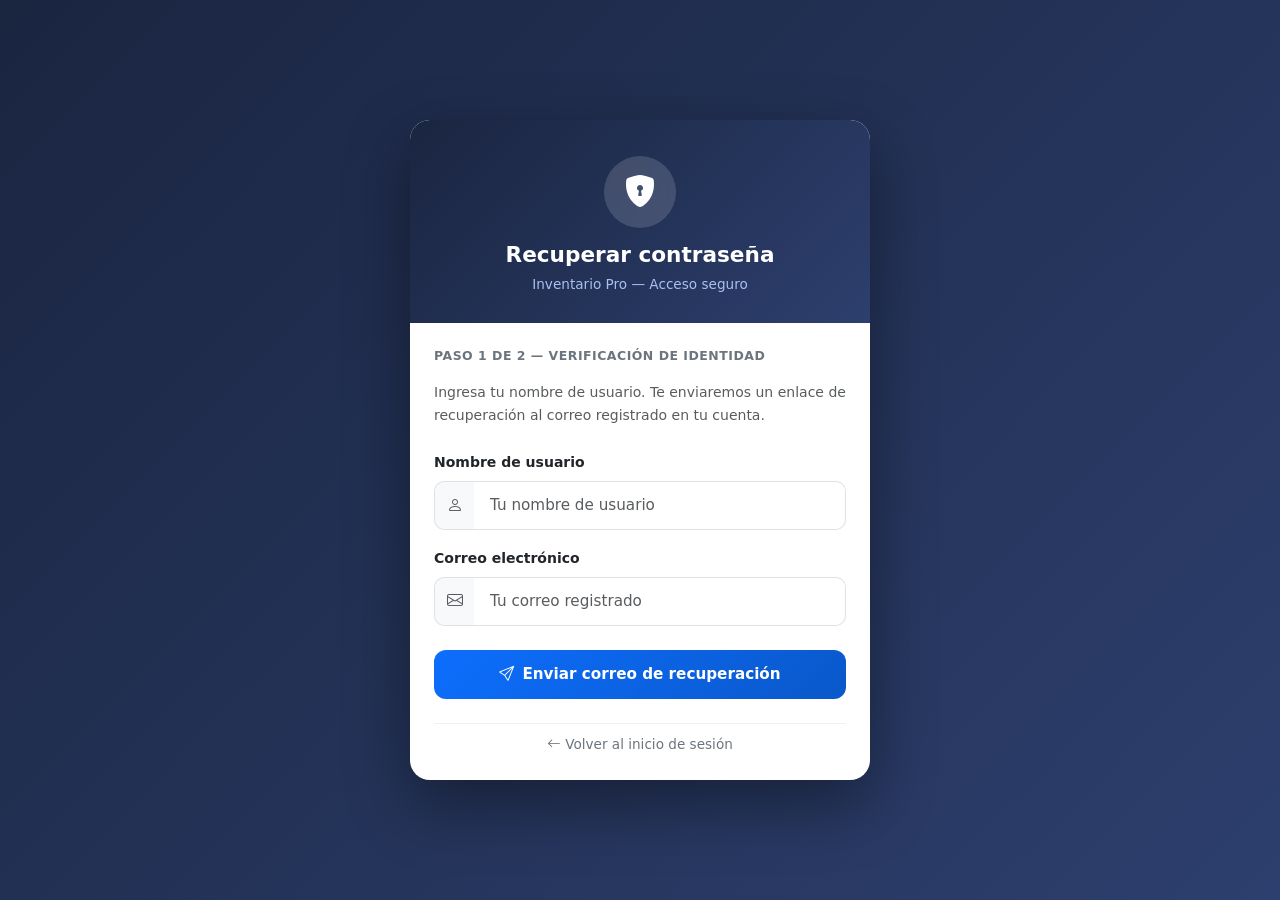
<file: src/main/resources/static/reset-password.html>
<!DOCTYPE html>
<html lang="es">
<head>
  <meta charset="UTF-8">
  <meta name="viewport" content="width=device-width, initial-scale=1.0">
  <title>Restablecer Contraseña — Inventario Pro</title>
  <link href="https://cdn.jsdelivr.net/npm/bootstrap@5.3.2/dist/css/bootstrap.min.css" rel="stylesheet">
  <link href="https://cdn.jsdelivr.net/npm/bootstrap-icons@1.11.3/font/bootstrap-icons.css" rel="stylesheet">
  <style>
    body {
      background: linear-gradient(135deg, #1a2540 0%, #2d3f6e 100%);
      min-height: 100vh;
      display: flex;
      align-items: center;
      justify-content: center;
      font-family: 'Segoe UI', system-ui, sans-serif;
    }
    .reset-card {
      width: 100%;
      max-width: 460px;
      border-radius: 20px;
      box-shadow: 0 24px 64px rgba(0,0,0,.4);
      border: none;
      overflow: hidden;
      background: #fff;
    }
    .card-header-custom {
      background: linear-gradient(135deg, #1a2540, #2d3f6e);
      padding: 36px 32px 28px;
      text-align: center;
    }
    .icon-circle {
      width: 72px; height: 72px;
      border-radius: 50%;
      background: rgba(255,255,255,.15);
      display: inline-flex;
      align-items: center;
      justify-content: center;
      margin-bottom: 14px;
      backdrop-filter: blur(4px);
    }
    .icon-circle i { font-size: 2rem; color: #fff; }
    .card-header-custom h5 {
      color: #fff;
      font-size: 1.35rem;
      font-weight: 700;
      margin: 0 0 6px;
    }
    .card-header-custom p { color: #a9c0f0; font-size: .85rem; margin: 0; }

    .form-control {
      border-radius: 10px;
      padding: 12px 16px;
      border: 1.5px solid #dee2e6;
      font-size: .95rem;
      transition: border-color .2s, box-shadow .2s;
    }
    .form-control:focus {
      border-color: #0d6efd;
      box-shadow: 0 0 0 3px rgba(13,110,253,.12);
    }
    .btn-send {
      border-radius: 12px;
      padding: 13px;
      font-weight: 700;
      font-size: .95rem;
      background: linear-gradient(135deg, #0d6efd, #0a58ca);
      border: none;
      color: #fff;
      transition: opacity .2s, transform .1s;
    }
    .btn-send:hover:not(:disabled) { opacity: .92; transform: translateY(-1px); }
    .btn-send:disabled { opacity: .7; }

    .email-sent-box {
      background: linear-gradient(135deg, #f0f7ff, #e8f0fe);
      border: 1.5px solid #b8d4f8;
      border-radius: 14px;
      padding: 22px;
      text-align: center;
    }
    .email-sent-box .sent-icon {
      width: 56px; height: 56px;
      background: #0d6efd;
      border-radius: 50%;
      display: inline-flex;
      align-items: center;
      justify-content: center;
      margin-bottom: 12px;
    }
    .email-sent-box .sent-icon i { color: #fff; font-size: 1.5rem; }
    .masked-email {
      font-size: 1.1rem;
      font-weight: 700;
      color: #0d6efd;
      letter-spacing: .3px;
      display: block;
      margin: 8px 0 4px;
    }
    .pw-strength { height: 4px; border-radius: 2px; transition: width .3s, background .3s; }
    .back-link { color: #6c757d; font-size: .85rem; text-decoration: none; }
    .back-link:hover { color: #0d6efd; }
    .step-label { color: #6c757d; font-size: .78rem; letter-spacing: .5px; text-transform: uppercase; font-weight: 600; }
  </style>
</head>
<body>
<div class="reset-card">
  <div class="card-header-custom">
    <div class="icon-circle">
      <i class="bi bi-shield-lock-fill"></i>
    </div>
    <h5>Recuperar contraseña</h5>
    <p>Inventario Pro &mdash; Acceso seguro</p>
  </div>

  <div class="p-4">

    <!-- ── PASO 1: Ingresar usuario ── -->
    <div id="step-request">
      <p class="step-label mb-3">Paso 1 de 2 &mdash; Verificación de identidad</p>
      <p class="text-muted small mb-4" style="line-height:1.6">
        Ingresa tu nombre de usuario. Te enviaremos un enlace de recuperación al correo registrado en tu cuenta.
      </p>

      <div class="mb-3">
        <label class="form-label fw-semibold small">Nombre de usuario</label>
        <div class="input-group">
          <span class="input-group-text" style="border-radius:10px 0 0 10px;border:1.5px solid #dee2e6;border-right:none;background:#f8f9fa">
            <i class="bi bi-person text-muted"></i>
          </span>
          <input type="text" id="inp-username" class="form-control"
                 style="border-radius:0 10px 10px 0;border-left:none"
                 placeholder="Tu nombre de usuario" autocomplete="username">
        </div>
      </div>

      <div class="mb-4">
        <label class="form-label fw-semibold small">Correo electrónico</label>
        <div class="input-group">
          <span class="input-group-text" style="border-radius:10px 0 0 10px;border:1.5px solid #dee2e6;border-right:none;background:#f8f9fa">
            <i class="bi bi-envelope text-muted"></i>
          </span>
          <input type="email" id="inp-email" class="form-control"
                 style="border-radius:0 10px 10px 0;border-left:none"
                 placeholder="Tu correo registrado" autocomplete="email"
                 onkeydown="if(event.key==='Enter') requestReset()">
        </div>
      </div>

      <button class="btn btn-send w-100" id="btn-send" onclick="requestReset()">
        <i class="bi bi-send me-2"></i>Enviar correo de recuperación
      </button>

      <!-- Estado: error -->
      <div id="req-alert" class="mt-3 d-none"></div>

      <!-- Estado: éxito con email enmascarado -->
      <div id="email-sent-box" class="email-sent-box mt-4 d-none">
        <div class="sent-icon">
          <i class="bi bi-envelope-check-fill"></i>
        </div>
        <p class="fw-semibold text-dark mb-1" style="font-size:.95rem">¡Correo enviado!</p>
        <p class="text-muted small mb-2">El enlace de recuperación fue enviado a:</p>
        <span class="masked-email" id="masked-email-display"></span>
        <p class="text-muted mb-0" style="font-size:.78rem">
          <i class="bi bi-clock me-1"></i>El enlace es válido por <strong>1 hora</strong>.<br>
          Revisa también tu carpeta de <strong>spam</strong>.
        </p>
      </div>
    </div>

    <!-- ── PASO 2: Nueva contraseña (con token en URL) ── -->
    <div id="step-reset" class="d-none">
      <p class="step-label mb-3">Paso 2 de 2 &mdash; Nueva contraseña</p>
      <p class="text-muted small mb-4" style="line-height:1.6">
        Elige una nueva contraseña segura para tu cuenta. Debe tener al menos 6 caracteres.
      </p>

      <div class="mb-3">
        <label class="form-label fw-semibold small">Nueva contraseña</label>
        <div class="input-group">
          <span class="input-group-text" style="border-radius:10px 0 0 10px;border:1.5px solid #dee2e6;border-right:none;background:#f8f9fa">
            <i class="bi bi-lock text-muted"></i>
          </span>
          <input type="password" id="inp-password" class="form-control"
                 style="border-radius:0 0 0 0;border-left:none;border-right:none"
                 placeholder="Mínimo 6 caracteres" oninput="checkStrength()">
          <button class="btn btn-outline-secondary" type="button" onclick="togglePwd('inp-password','eye1')"
                  style="border-radius:0 10px 10px 0;border:1.5px solid #dee2e6;border-left:none">
            <i class="bi bi-eye" id="eye1"></i>
          </button>
        </div>
        <div class="mt-1" style="height:4px;background:#eee;border-radius:2px">
          <div id="strength-bar" class="pw-strength" style="width:0;background:#dc3545"></div>
        </div>
        <small id="strength-label" class="text-muted"></small>
      </div>

      <div class="mb-4">
        <label class="form-label fw-semibold small">Confirmar contraseña</label>
        <div class="input-group">
          <span class="input-group-text" style="border-radius:10px 0 0 10px;border:1.5px solid #dee2e6;border-right:none;background:#f8f9fa">
            <i class="bi bi-lock-fill text-muted"></i>
          </span>
          <input type="password" id="inp-password2" class="form-control"
                 style="border-radius:0 0 0 0;border-left:none;border-right:none"
                 placeholder="Repite la contraseña"
                 onkeydown="if(event.key==='Enter') doReset()">
          <button class="btn btn-outline-secondary" type="button" onclick="togglePwd('inp-password2','eye2')"
                  style="border-radius:0 10px 10px 0;border:1.5px solid #dee2e6;border-left:none">
            <i class="bi bi-eye" id="eye2"></i>
          </button>
        </div>
      </div>

      <button class="btn btn-send w-100" id="btn-reset" onclick="doReset()">
        <i class="bi bi-check2-circle me-2"></i>Cambiar contraseña
      </button>
      <div id="reset-alert" class="mt-3 d-none"></div>
    </div>

    <div class="text-center mt-4 pt-2" style="border-top:1px solid #f0f0f0">
      <a href="/login" class="back-link">
        <i class="bi bi-arrow-left me-1"></i>Volver al inicio de sesión
      </a>
    </div>
  </div>
</div>

<script>
  const params = new URLSearchParams(window.location.search);
  const token  = params.get('token');

  if (token) {
    document.getElementById('step-request').classList.add('d-none');
    document.getElementById('step-reset').classList.remove('d-none');
  }

  async function requestReset() {
    const username = document.getElementById('inp-username').value.trim();
    const email    = document.getElementById('inp-email').value.trim();
    if (!username) { showAlert('req-alert', 'Ingresa tu nombre de usuario.', 'warning'); return; }
    if (!email)    { showAlert('req-alert', 'Ingresa tu correo electrónico.', 'warning'); return; }

    const btn = document.getElementById('btn-send');
    btn.disabled = true;
    btn.innerHTML = '<span class="spinner-border spinner-border-sm me-2"></span>Enviando...';

    try {
      const res = await fetch('/api/auth/forgot-password', {
        method: 'POST',
        headers: { 'Content-Type': 'application/json' },
        body: JSON.stringify({ username, email })
      });
      const data = await res.json();

      if (res.ok) {
        document.getElementById('req-alert').classList.add('d-none');
        document.getElementById('masked-email-display').textContent = data.maskedEmail;
        document.getElementById('email-sent-box').classList.remove('d-none');
        btn.innerHTML = '<i class="bi bi-check-circle me-2"></i>Correo enviado';
        btn.style.background = 'linear-gradient(135deg,#198754,#146c43)';
      } else {
        showAlert('req-alert', data.message || 'Error al enviar el correo.', 'danger');
        btn.disabled = false;
        btn.innerHTML = '<i class="bi bi-send me-2"></i>Enviar correo de recuperación';
      }
    } catch(e) {
      showAlert('req-alert', 'Error de conexión. Verifica que el servidor esté activo.', 'danger');
      btn.disabled = false;
      btn.innerHTML = '<i class="bi bi-send me-2"></i>Enviar correo de recuperación';
    }
  }

  async function doReset() {
    const p1 = document.getElementById('inp-password').value;
    const p2 = document.getElementById('inp-password2').value;
    if (p1.length < 6) { showAlert('reset-alert', 'La contraseña debe tener al menos 6 caracteres.', 'warning'); return; }
    if (p1 !== p2)     { showAlert('reset-alert', 'Las contraseñas no coinciden.', 'warning'); return; }

    const btn = document.getElementById('btn-reset');
    btn.disabled = true;
    btn.innerHTML = '<span class="spinner-border spinner-border-sm me-2"></span>Guardando...';

    try {
      const res = await fetch('/api/auth/reset-password', {
        method: 'POST',
        headers: { 'Content-Type': 'application/json' },
        body: JSON.stringify({ token, newPassword: p1 })
      });
      const data = await res.json();

      if (res.ok) {
        btn.innerHTML = '<i class="bi bi-check-circle me-2"></i>¡Contraseña actualizada!';
        btn.style.background = 'linear-gradient(135deg,#198754,#146c43)';
        showAlert('reset-alert', '✅ ' + data.message + ' Redirigiendo al inicio de sesión...', 'success');
        setTimeout(() => window.location.href = '/login', 2500);
      } else {
        showAlert('reset-alert', data.message || 'Error al cambiar la contraseña.', 'danger');
        btn.disabled = false;
        btn.innerHTML = '<i class="bi bi-check2-circle me-2"></i>Cambiar contraseña';
      }
    } catch(e) {
      showAlert('reset-alert', 'Error de conexión.', 'danger');
      btn.disabled = false;
      btn.innerHTML = '<i class="bi bi-check2-circle me-2"></i>Cambiar contraseña';
    }
  }

  function checkStrength() {
    const v = document.getElementById('inp-password').value;
    const bar = document.getElementById('strength-bar');
    const lbl = document.getElementById('strength-label');
    if (!v) { bar.style.width = '0'; lbl.textContent = ''; return; }
    let score = 0;
    if (v.length >= 6)  score++;
    if (v.length >= 10) score++;
    if (/[A-Z]/.test(v)) score++;
    if (/[0-9]/.test(v)) score++;
    if (/[^A-Za-z0-9]/.test(v)) score++;
    const levels = [
      { w:'20%', c:'#dc3545', t:'Muy débil' },
      { w:'40%', c:'#fd7e14', t:'Débil' },
      { w:'60%', c:'#ffc107', t:'Regular' },
      { w:'80%', c:'#20c997', t:'Buena' },
      { w:'100%',c:'#198754', t:'Muy fuerte' },
    ];
    const l = levels[Math.min(score, 4)];
    bar.style.width  = l.w;
    bar.style.background = l.c;
    lbl.textContent  = l.t;
    lbl.style.color  = l.c;
  }

  function togglePwd(inputId, iconId) {
    const inp  = document.getElementById(inputId);
    const icon = document.getElementById(iconId);
    if (inp.type === 'password') { inp.type = 'text';     icon.className = 'bi bi-eye-slash'; }
    else                         { inp.type = 'password'; icon.className = 'bi bi-eye'; }
  }

  function showAlert(id, msg, type) {
    const el = document.getElementById(id);
    el.className = `alert alert-${type} py-2 small rounded-3`;
    el.innerHTML = msg;
    el.classList.remove('d-none');
  }
</script>
</body>
</html>
</file>
